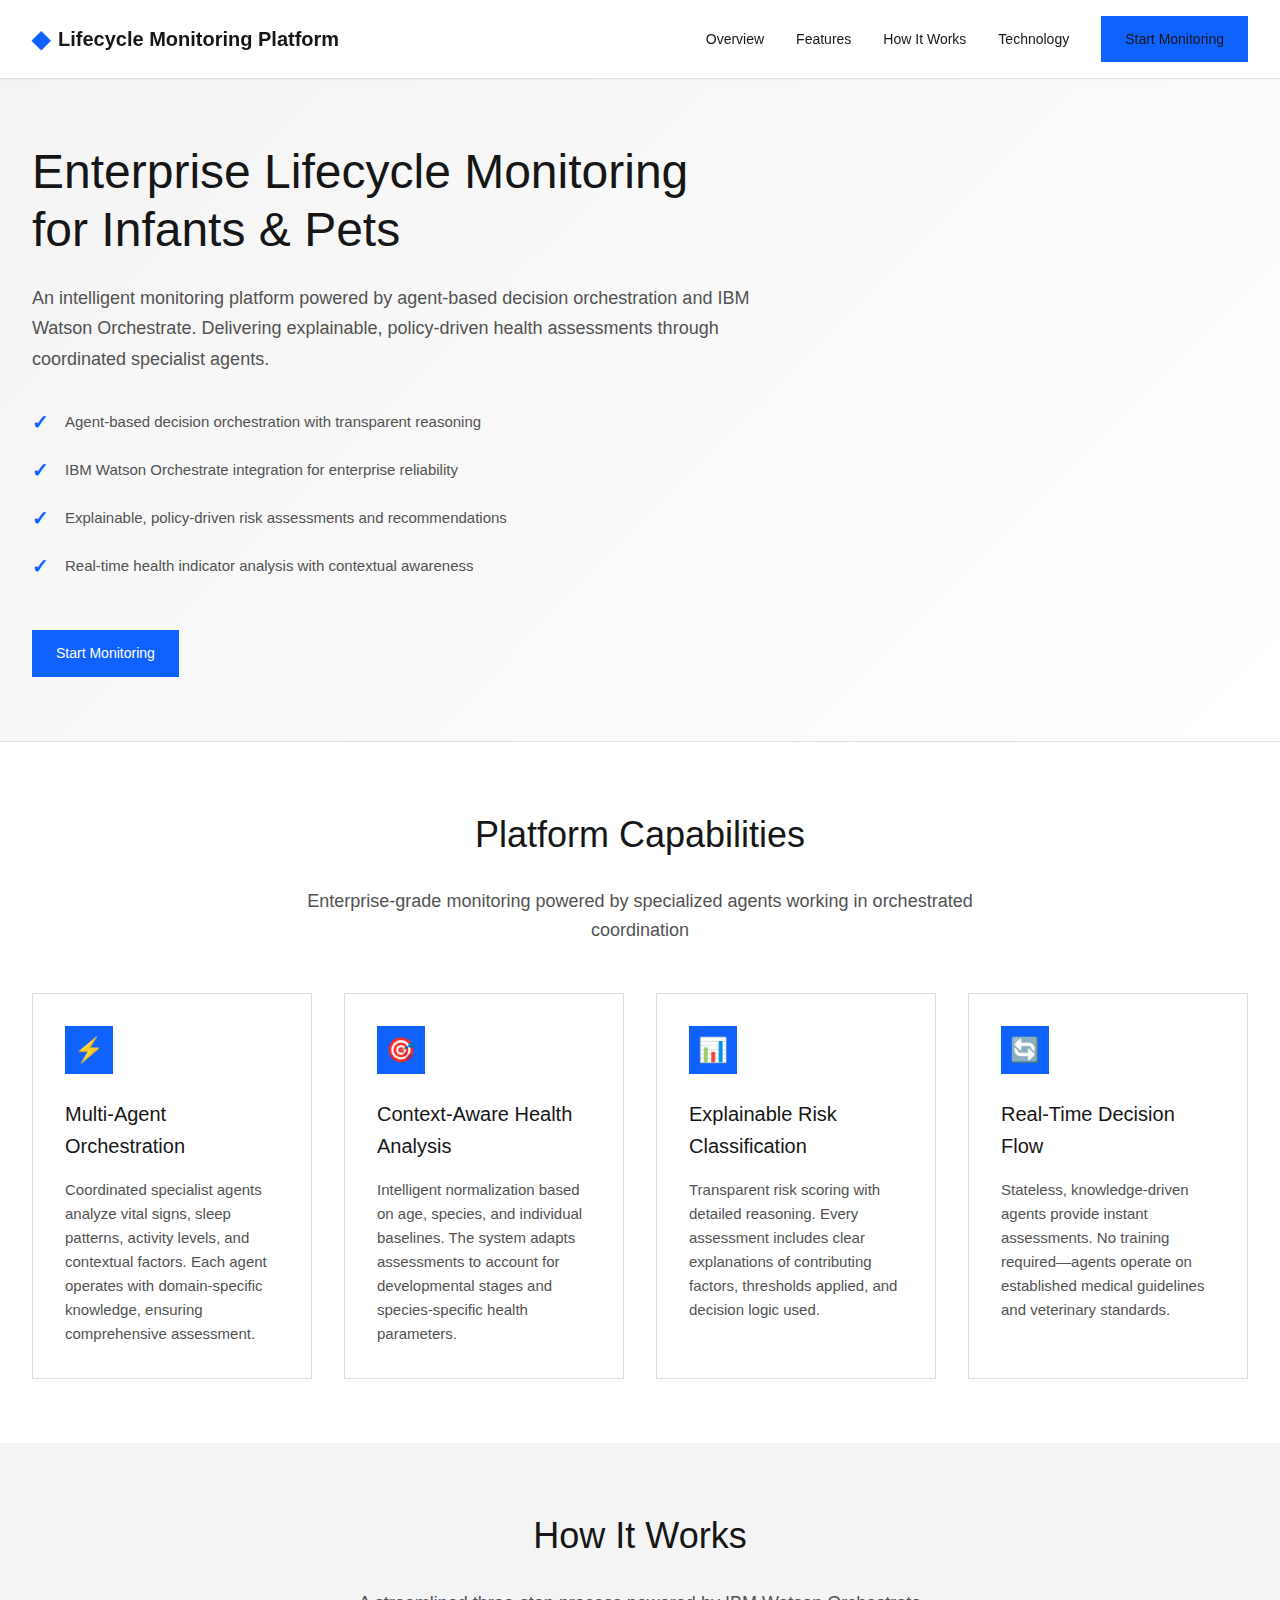
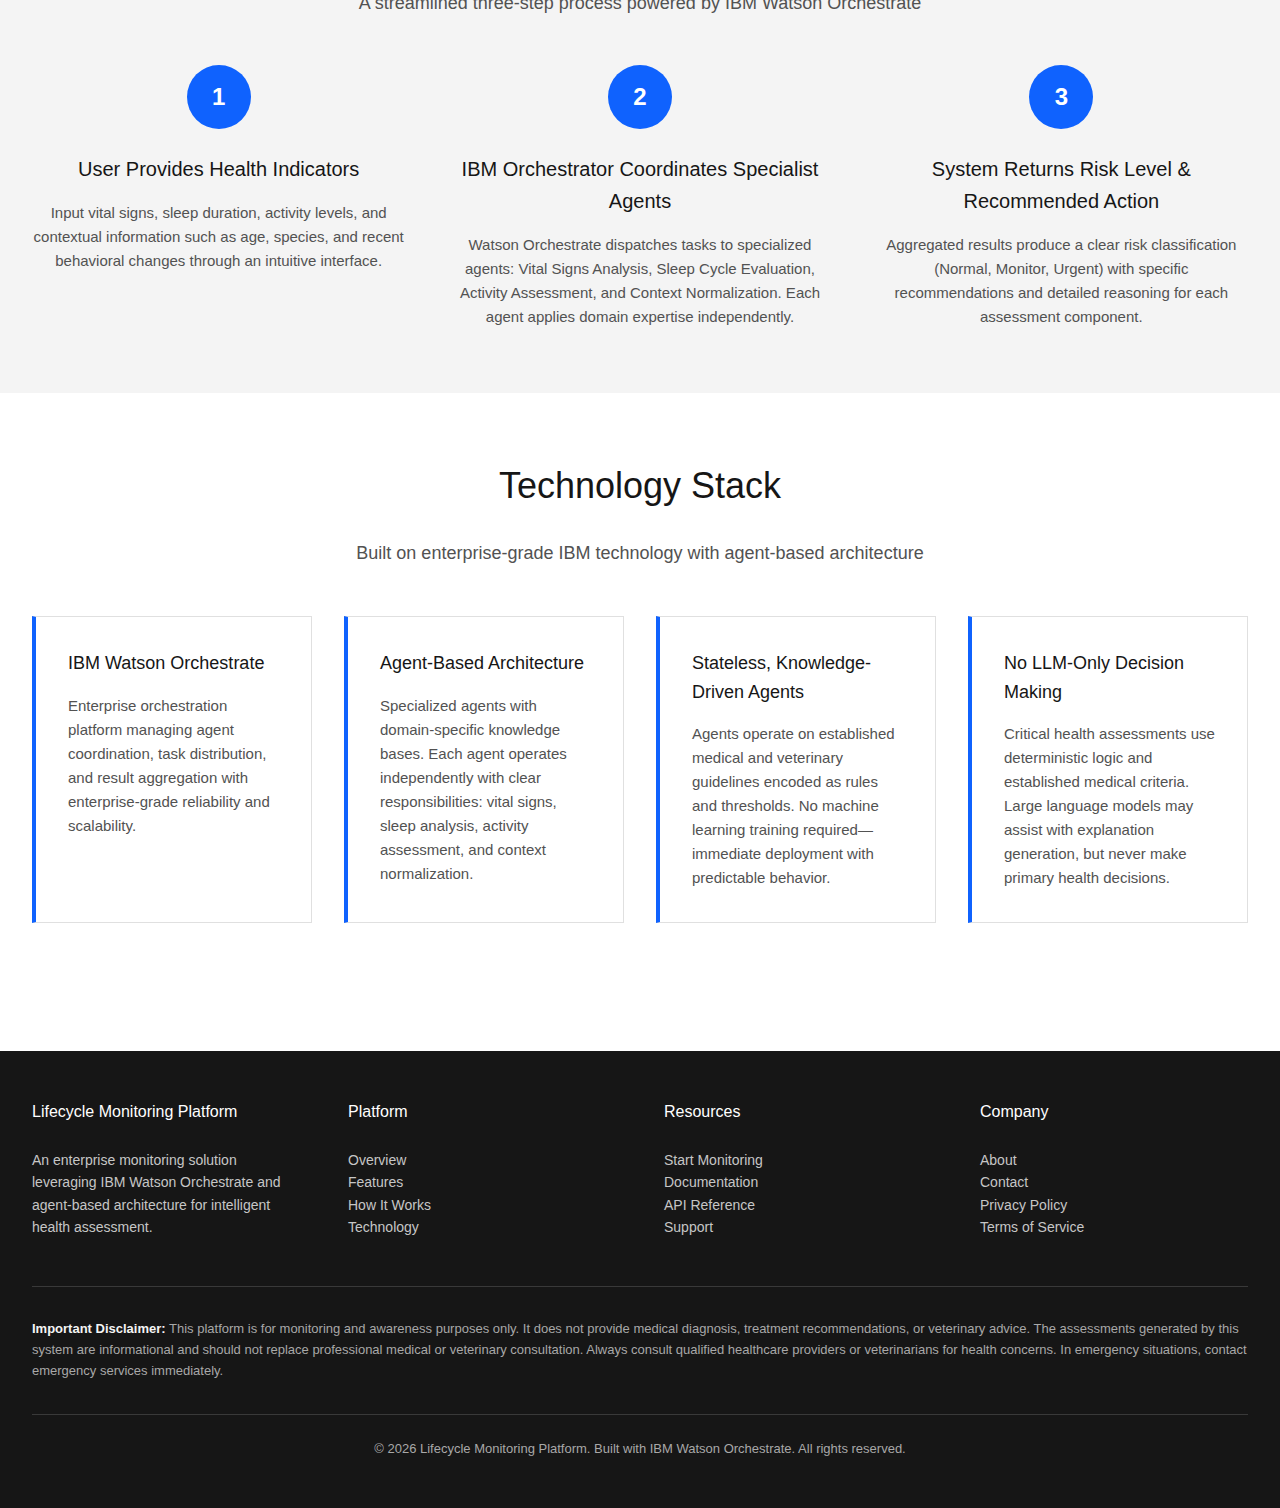
<file: index.html>
<!DOCTYPE html>
<html lang="en">
<head>
    <meta charset="UTF-8">
    <meta name="viewport" content="width=device-width, initial-scale=1.0">
    <title>Lifecycle Monitoring Platform | IBM Enterprise Solution</title>
    <style>
        /* IBM Carbon Design System Inspired Styles */
        :root {
            --primary-blue: #0f62fe;
            --primary-blue-hover: #0353e9;
            --text-primary: #161616;
            --text-secondary: #525252;
            --background: #ffffff;
            --background-alt: #f4f4f4;
            --border-subtle: #e0e0e0;
            --spacing-xs: 0.5rem;
            --spacing-sm: 1rem;
            --spacing-md: 1.5rem;
            --spacing-lg: 2rem;
            --spacing-xl: 3rem;
            --spacing-2xl: 4rem;
        }

        * {
            margin: 0;
            padding: 0;
            box-sizing: border-box;
        }

        body {
            font-family: 'IBM Plex Sans', -apple-system, BlinkMacSystemFont, 'Segoe UI', Roboto, 'Helvetica Neue', Arial, sans-serif;
            color: var(--text-primary);
            background-color: var(--background);
            line-height: 1.6;
        }

        /* Navigation */
        .navbar {
            background-color: var(--background);
            border-bottom: 1px solid var(--border-subtle);
            padding: var(--spacing-sm) 0;
            position: sticky;
            top: 0;
            z-index: 1000;
            box-shadow: 0 1px 2px rgba(0, 0, 0, 0.05);
        }

        .nav-container {
            max-width: 1280px;
            margin: 0 auto;
            padding: 0 var(--spacing-lg);
            display: flex;
            justify-content: space-between;
            align-items: center;
        }

        .logo {
            font-size: 1.25rem;
            font-weight: 600;
            color: var(--text-primary);
            text-decoration: none;
            display: flex;
            align-items: center;
            gap: var(--spacing-xs);
        }

        .logo::before {
            content: "◆";
            color: var(--primary-blue);
            font-size: 1.5rem;
        }

        .nav-links {
            display: flex;
            gap: var(--spacing-lg);
            list-style: none;
            align-items: center;
        }

        .nav-links a {
            color: var(--text-primary);
            text-decoration: none;
            font-size: 0.875rem;
            font-weight: 400;
            transition: color 0.2s ease;
        }

        .nav-links a:hover {
            color: var(--primary-blue);
        }

        .btn-primary {
            background-color: var(--primary-blue);
            color: white;
            padding: 0.75rem 1.5rem;
            border: none;
            border-radius: 0;
            font-size: 0.875rem;
            font-weight: 500;
            cursor: pointer;
            text-decoration: none;
            display: inline-block;
            transition: background-color 0.2s ease;
        }

        .btn-primary:hover {
            background-color: var(--primary-blue-hover);
        }

        /* Hero Section */
        .hero {
            background: linear-gradient(135deg, #f4f4f4 0%, #ffffff 100%);
            padding: var(--spacing-2xl) var(--spacing-lg);
            border-bottom: 1px solid var(--border-subtle);
        }

        .hero-container {
            max-width: 1280px;
            margin: 0 auto;
            display: grid;
            grid-template-columns: 1fr;
            gap: var(--spacing-xl);
            align-items: center;
        }

        .hero-content {
            max-width: 720px;
        }

        .hero h1 {
            font-size: 3rem;
            font-weight: 300;
            line-height: 1.2;
            margin-bottom: var(--spacing-md);
            color: var(--text-primary);
        }

        .hero-description {
            font-size: 1.125rem;
            color: var(--text-secondary);
            margin-bottom: var(--spacing-lg);
            line-height: 1.7;
        }

        .hero-features {
            display: flex;
            flex-direction: column;
            gap: var(--spacing-sm);
            margin-bottom: var(--spacing-xl);
        }

        .hero-feature-item {
            display: flex;
            align-items: center;
            gap: var(--spacing-sm);
            color: var(--text-secondary);
            font-size: 0.9375rem;
        }

        .hero-feature-item::before {
            content: "✓";
            color: var(--primary-blue);
            font-weight: bold;
            font-size: 1.25rem;
        }

        /* Section Styles */
        .section {
            padding: var(--spacing-2xl) var(--spacing-lg);
            max-width: 1280px;
            margin: 0 auto;
        }

        .section-header {
            text-align: center;
            margin-bottom: var(--spacing-xl);
        }

        .section-title {
            font-size: 2.25rem;
            font-weight: 300;
            margin-bottom: var(--spacing-md);
            color: var(--text-primary);
        }

        .section-subtitle {
            font-size: 1.125rem;
            color: var(--text-secondary);
            max-width: 720px;
            margin: 0 auto;
        }

        /* Feature Grid */
        .feature-grid {
            display: grid;
            grid-template-columns: repeat(auto-fit, minmax(280px, 1fr));
            gap: var(--spacing-lg);
            margin-top: var(--spacing-xl);
        }

        .feature-card {
            background-color: var(--background);
            border: 1px solid var(--border-subtle);
            padding: var(--spacing-lg);
            transition: box-shadow 0.2s ease, transform 0.2s ease;
        }

        .feature-card:hover {
            box-shadow: 0 4px 12px rgba(0, 0, 0, 0.1);
            transform: translateY(-2px);
        }

        .feature-icon {
            width: 48px;
            height: 48px;
            background-color: var(--primary-blue);
            color: white;
            display: flex;
            align-items: center;
            justify-content: center;
            font-size: 1.5rem;
            margin-bottom: var(--spacing-md);
        }

        .feature-title {
            font-size: 1.25rem;
            font-weight: 500;
            margin-bottom: var(--spacing-sm);
            color: var(--text-primary);
        }

        .feature-description {
            font-size: 0.9375rem;
            color: var(--text-secondary);
            line-height: 1.6;
        }

        /* How It Works */
        .how-it-works {
            background-color: var(--background-alt);
        }

        .steps-container {
            display: grid;
            grid-template-columns: repeat(auto-fit, minmax(300px, 1fr));
            gap: var(--spacing-xl);
            margin-top: var(--spacing-xl);
        }

        .step {
            text-align: center;
            position: relative;
        }

        .step-number {
            width: 64px;
            height: 64px;
            background-color: var(--primary-blue);
            color: white;
            border-radius: 50%;
            display: flex;
            align-items: center;
            justify-content: center;
            font-size: 1.5rem;
            font-weight: 600;
            margin: 0 auto var(--spacing-md);
        }

        .step-title {
            font-size: 1.25rem;
            font-weight: 500;
            margin-bottom: var(--spacing-sm);
            color: var(--text-primary);
        }

        .step-description {
            font-size: 0.9375rem;
            color: var(--text-secondary);
            line-height: 1.6;
        }

        /* Technology Section */
        .technology-grid {
            display: grid;
            grid-template-columns: repeat(auto-fit, minmax(250px, 1fr));
            gap: var(--spacing-lg);
            margin-top: var(--spacing-xl);
        }

        .tech-item {
            background-color: var(--background);
            border-left: 4px solid var(--primary-blue);
            padding: var(--spacing-lg);
            border: 1px solid var(--border-subtle);
            border-left: 4px solid var(--primary-blue);
        }

        .tech-title {
            font-size: 1.125rem;
            font-weight: 500;
            margin-bottom: var(--spacing-sm);
            color: var(--text-primary);
        }

        .tech-description {
            font-size: 0.9375rem;
            color: var(--text-secondary);
            line-height: 1.6;
        }

        /* Footer */
        .footer {
            background-color: var(--text-primary);
            color: #f4f4f4;
            padding: var(--spacing-xl) var(--spacing-lg);
            margin-top: var(--spacing-2xl);
        }

        .footer-container {
            max-width: 1280px;
            margin: 0 auto;
        }

        .footer-content {
            display: grid;
            grid-template-columns: repeat(auto-fit, minmax(250px, 1fr));
            gap: var(--spacing-xl);
            margin-bottom: var(--spacing-xl);
        }

        .footer-section h3 {
            font-size: 1rem;
            font-weight: 500;
            margin-bottom: var(--spacing-md);
            color: white;
        }

        .footer-section p,
        .footer-section a {
            font-size: 0.875rem;
            color: #c6c6c6;
            line-height: 1.6;
            text-decoration: none;
        }

        .footer-section a:hover {
            color: white;
        }

        .disclaimer {
            border-top: 1px solid #393939;
            padding-top: var(--spacing-lg);
            font-size: 0.8125rem;
            color: #a8a8a8;
            line-height: 1.6;
        }

        .disclaimer strong {
            color: #f4f4f4;
        }

        .footer-bottom {
            border-top: 1px solid #393939;
            padding-top: var(--spacing-md);
            margin-top: var(--spacing-lg);
            text-align: center;
            font-size: 0.8125rem;
            color: #a8a8a8;
        }

        /* Responsive Design */
        @media (max-width: 768px) {
            .nav-links {
                gap: var(--spacing-sm);
            }

            .hero h1 {
                font-size: 2rem;
            }

            .section-title {
                font-size: 1.75rem;
            }

            .feature-grid,
            .steps-container,
            .technology-grid {
                grid-template-columns: 1fr;
            }
        }
    </style>
</head>
<body>
    <!-- Navigation Bar -->
    <nav class="navbar">
        <div class="nav-container">
            <a href="#" class="logo">Lifecycle Monitoring Platform</a>
            <ul class="nav-links">
                <li><a href="#overview">Overview</a></li>
                <li><a href="#features">Features</a></li>
                <li><a href="#how-it-works">How It Works</a></li>
                <li><a href="#technology">Technology</a></li>
                <li><a href="monitor.html" class="btn-primary">Start Monitoring</a></li>
            </ul>
        </div>
    </nav>

    <!-- Hero Section -->
    <section class="hero" id="overview">
        <div class="hero-container">
            <div class="hero-content">
                <h1>Enterprise Lifecycle Monitoring for Infants & Pets</h1>
                <p class="hero-description">
                    An intelligent monitoring platform powered by agent-based decision orchestration and IBM Watson Orchestrate. 
                    Delivering explainable, policy-driven health assessments through coordinated specialist agents.
                </p>
                <div class="hero-features">
                    <div class="hero-feature-item">Agent-based decision orchestration with transparent reasoning</div>
                    <div class="hero-feature-item">IBM Watson Orchestrate integration for enterprise reliability</div>
                    <div class="hero-feature-item">Explainable, policy-driven risk assessments and recommendations</div>
                    <div class="hero-feature-item">Real-time health indicator analysis with contextual awareness</div>
                </div>
                <a href="monitor.html" class="btn-primary">Start Monitoring</a>
            </div>
        </div>
    </section>

    <!-- Features Section -->
    <section class="section" id="features">
        <div class="section-header">
            <h2 class="section-title">Platform Capabilities</h2>
            <p class="section-subtitle">
                Enterprise-grade monitoring powered by specialized agents working in orchestrated coordination
            </p>
        </div>
        <div class="feature-grid">
            <div class="feature-card">
                <div class="feature-icon">⚡</div>
                <h3 class="feature-title">Multi-Agent Orchestration</h3>
                <p class="feature-description">
                    Coordinated specialist agents analyze vital signs, sleep patterns, activity levels, and contextual factors. 
                    Each agent operates with domain-specific knowledge, ensuring comprehensive assessment.
                </p>
            </div>
            <div class="feature-card">
                <div class="feature-icon">🎯</div>
                <h3 class="feature-title">Context-Aware Health Analysis</h3>
                <p class="feature-description">
                    Intelligent normalization based on age, species, and individual baselines. The system adapts assessments 
                    to account for developmental stages and species-specific health parameters.
                </p>
            </div>
            <div class="feature-card">
                <div class="feature-icon">📊</div>
                <h3 class="feature-title">Explainable Risk Classification</h3>
                <p class="feature-description">
                    Transparent risk scoring with detailed reasoning. Every assessment includes clear explanations of 
                    contributing factors, thresholds applied, and decision logic used.
                </p>
            </div>
            <div class="feature-card">
                <div class="feature-icon">🔄</div>
                <h3 class="feature-title">Real-Time Decision Flow</h3>
                <p class="feature-description">
                    Stateless, knowledge-driven agents provide instant assessments. No training required—agents operate 
                    on established medical guidelines and veterinary standards.
                </p>
            </div>
        </div>
    </section>

    <!-- How It Works Section -->
    <section class="section how-it-works" id="how-it-works">
        <div class="section-header">
            <h2 class="section-title">How It Works</h2>
            <p class="section-subtitle">
                A streamlined three-step process powered by IBM Watson Orchestrate
            </p>
        </div>
        <div class="steps-container">
            <div class="step">
                <div class="step-number">1</div>
                <h3 class="step-title">User Provides Health Indicators</h3>
                <p class="step-description">
                    Input vital signs, sleep duration, activity levels, and contextual information such as age, 
                    species, and recent behavioral changes through an intuitive interface.
                </p>
            </div>
            <div class="step">
                <div class="step-number">2</div>
                <h3 class="step-title">IBM Orchestrator Coordinates Specialist Agents</h3>
                <p class="step-description">
                    Watson Orchestrate dispatches tasks to specialized agents: Vital Signs Analysis, Sleep Cycle Evaluation, 
                    Activity Assessment, and Context Normalization. Each agent applies domain expertise independently.
                </p>
            </div>
            <div class="step">
                <div class="step-number">3</div>
                <h3 class="step-title">System Returns Risk Level & Recommended Action</h3>
                <p class="step-description">
                    Aggregated results produce a clear risk classification (Normal, Monitor, Urgent) with specific 
                    recommendations and detailed reasoning for each assessment component.
                </p>
            </div>
        </div>
    </section>

    <!-- Technology Section -->
    <section class="section" id="technology">
        <div class="section-header">
            <h2 class="section-title">Technology Stack</h2>
            <p class="section-subtitle">
                Built on enterprise-grade IBM technology with agent-based architecture
            </p>
        </div>
        <div class="technology-grid">
            <div class="tech-item">
                <h3 class="tech-title">IBM Watson Orchestrate</h3>
                <p class="tech-description">
                    Enterprise orchestration platform managing agent coordination, task distribution, and result aggregation 
                    with enterprise-grade reliability and scalability.
                </p>
            </div>
            <div class="tech-item">
                <h3 class="tech-title">Agent-Based Architecture</h3>
                <p class="tech-description">
                    Specialized agents with domain-specific knowledge bases. Each agent operates independently with clear 
                    responsibilities: vital signs, sleep analysis, activity assessment, and context normalization.
                </p>
            </div>
            <div class="tech-item">
                <h3 class="tech-title">Stateless, Knowledge-Driven Agents</h3>
                <p class="tech-description">
                    Agents operate on established medical and veterinary guidelines encoded as rules and thresholds. 
                    No machine learning training required—immediate deployment with predictable behavior.
                </p>
            </div>
            <div class="tech-item">
                <h3 class="tech-title">No LLM-Only Decision Making</h3>
                <p class="tech-description">
                    Critical health assessments use deterministic logic and established medical criteria. Large language 
                    models may assist with explanation generation, but never make primary health decisions.
                </p>
            </div>
        </div>
    </section>

    <!-- Footer -->
    <footer class="footer">
        <div class="footer-container">
            <div class="footer-content">
                <div class="footer-section">
                    <h3>Lifecycle Monitoring Platform</h3>
                    <p>
                        An enterprise monitoring solution leveraging IBM Watson Orchestrate and agent-based architecture 
                        for intelligent health assessment.
                    </p>
                </div>
                <div class="footer-section">
                    <h3>Platform</h3>
                    <p><a href="#overview">Overview</a></p>
                    <p><a href="#features">Features</a></p>
                    <p><a href="#how-it-works">How It Works</a></p>
                    <p><a href="#technology">Technology</a></p>
                </div>
                <div class="footer-section">
                    <h3>Resources</h3>
                    <p><a href="monitor.html">Start Monitoring</a></p>
                    <p><a href="#">Documentation</a></p>
                    <p><a href="#">API Reference</a></p>
                    <p><a href="#">Support</a></p>
                </div>
                <div class="footer-section">
                    <h3>Company</h3>
                    <p><a href="#">About</a></p>
                    <p><a href="#">Contact</a></p>
                    <p><a href="#">Privacy Policy</a></p>
                    <p><a href="#">Terms of Service</a></p>
                </div>
            </div>
            
            <div class="disclaimer">
                <strong>Important Disclaimer:</strong> This platform is for monitoring and awareness purposes only. 
                It does not provide medical diagnosis, treatment recommendations, or veterinary advice. The assessments 
                generated by this system are informational and should not replace professional medical or veterinary consultation. 
                Always consult qualified healthcare providers or veterinarians for health concerns. In emergency situations, 
                contact emergency services immediately.
            </div>
            
            <div class="footer-bottom">
                <p>&copy; 2026 Lifecycle Monitoring Platform. Built with IBM Watson Orchestrate. All rights reserved.</p>
            </div>
        </div>
    </footer>
</body>
</html>
</file>
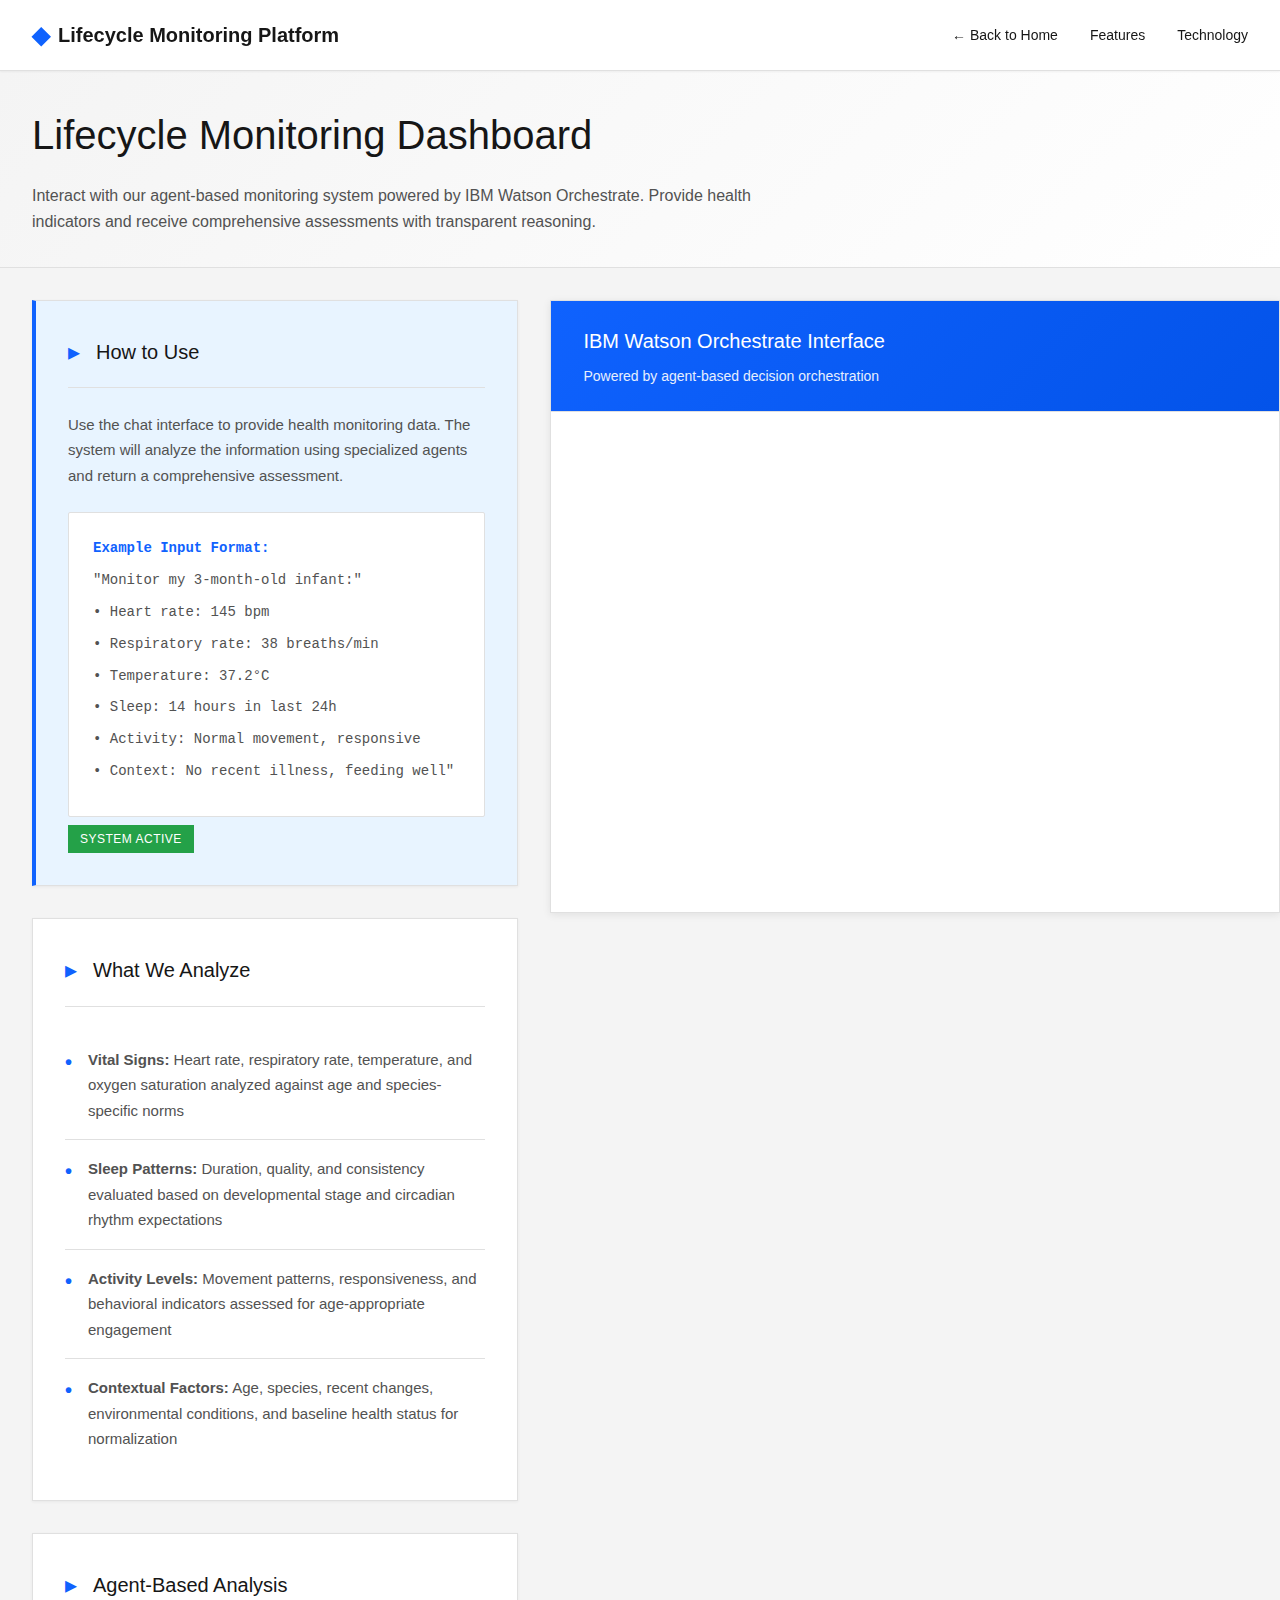
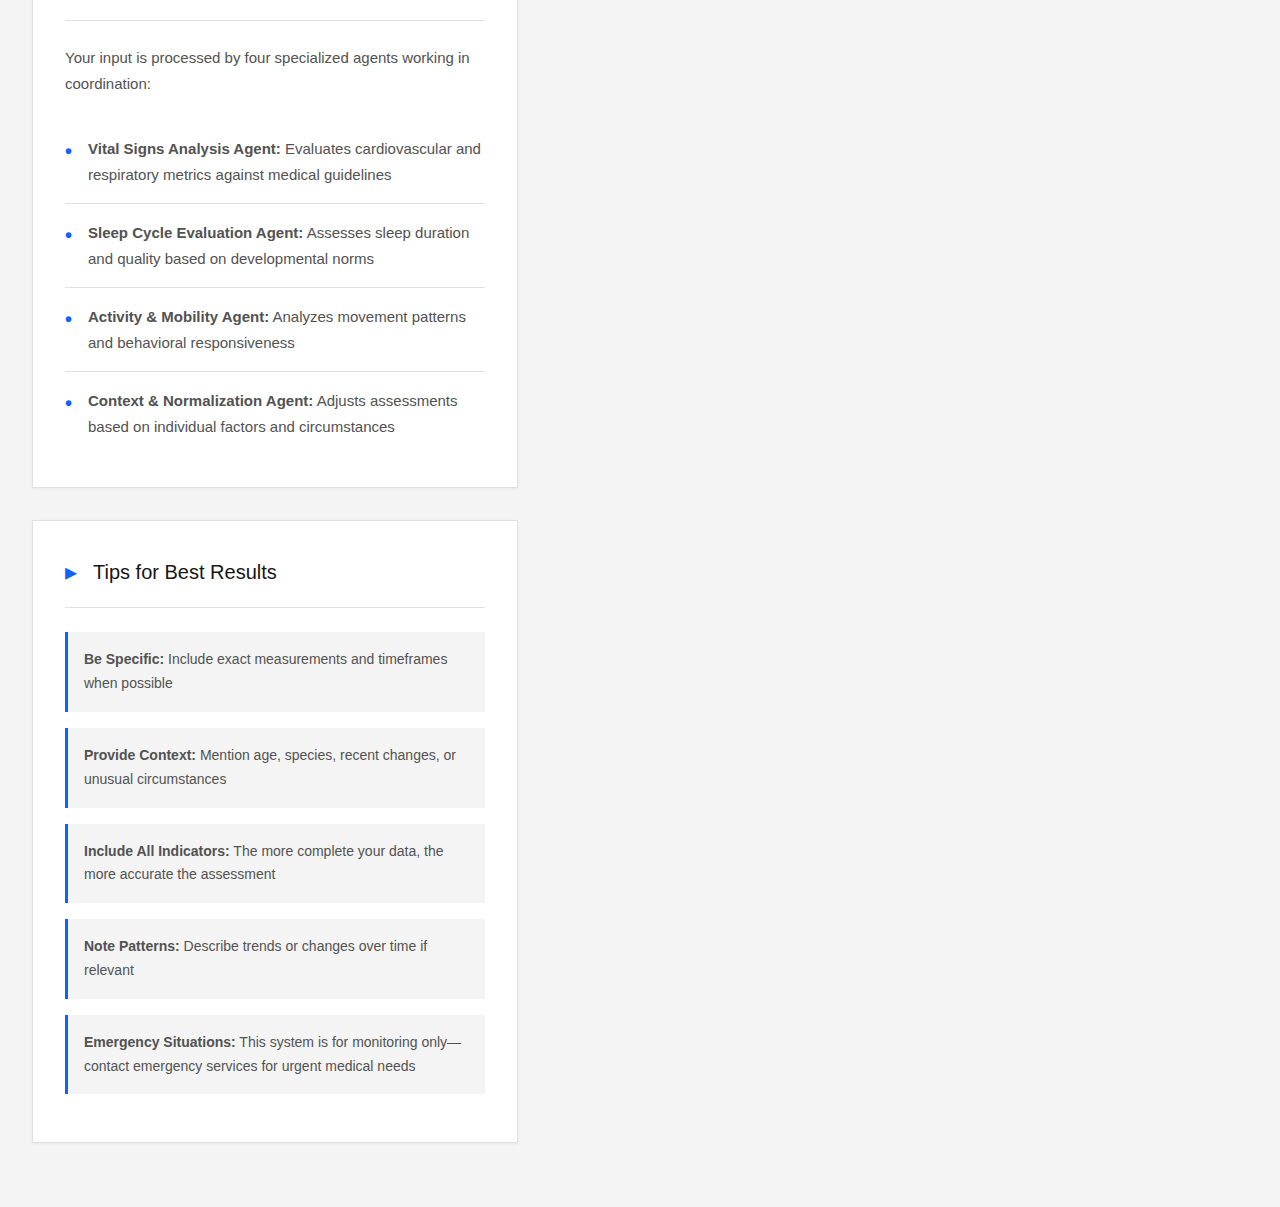
<file: monitor.html>
<!DOCTYPE html>
<html lang="en">
<head>
    <meta charset="UTF-8">
    <meta name="viewport" content="width=device-width, initial-scale=1.0">
    <title>Lifecycle Monitoring Dashboard | IBM Enterprise Solution</title>
    <link rel="stylesheet" href="monitor.css">
</head>
<body>
    <!-- Navigation Bar -->
    <nav class="navbar">
        <div class="nav-container">
            <a href="index.html" class="logo">Lifecycle Monitoring Platform</a>
            <ul class="nav-links">
                <li><a href="index.html">← Back to Home</a></li>
                <li><a href="index.html#features">Features</a></li>
                <li><a href="index.html#technology">Technology</a></li>
            </ul>
        </div>
    </nav>

    <!-- Dashboard Header -->
    <section class="dashboard-header">
        <div class="header-container">
            <h1>Lifecycle Monitoring Dashboard</h1>
            <p>
                Interact with our agent-based monitoring system powered by IBM Watson Orchestrate. 
                Provide health indicators and receive comprehensive assessments with transparent reasoning.
            </p>
        </div>
    </section>

    <!-- Main Dashboard -->
    <div class="dashboard-container">
        <!-- Left Column: Instructions and Information -->
        <div class="left-column">
            <!-- Instruction Panel -->
            <div class="card instruction-panel">
                <div class="card-header">
                    <h2 class="card-title">How to Use</h2>
                </div>
                <div class="card-content">
                    <p>Use the chat interface to provide health monitoring data. The system will analyze the information using specialized agents and return a comprehensive assessment.</p>
                    
                    <div class="example-input">
                        <strong>Example Input Format:</strong>
                        <p>"Monitor my 3-month-old infant:"</p>
                        <p>• Heart rate: 145 bpm</p>
                        <p>• Respiratory rate: 38 breaths/min</p>
                        <p>• Temperature: 37.2°C</p>
                        <p>• Sleep: 14 hours in last 24h</p>
                        <p>• Activity: Normal movement, responsive</p>
                        <p>• Context: No recent illness, feeding well"</p>
                    </div>
                    
                    <div class="status-badge">System Active</div>
                </div>
            </div>

            <!-- Data Analysis Card -->
            <div class="card">
                <div class="card-header">
                    <h2 class="card-title">What We Analyze</h2>
                </div>
                <div class="card-content">
                    <ul class="info-list">
                        <li>
                            <div>
                                <strong>Vital Signs:</strong> Heart rate, respiratory rate, temperature, and oxygen saturation analyzed against age and species-specific norms
                            </div>
                        </li>
                        <li>
                            <div>
                                <strong>Sleep Patterns:</strong> Duration, quality, and consistency evaluated based on developmental stage and circadian rhythm expectations
                            </div>
                        </li>
                        <li>
                            <div>
                                <strong>Activity Levels:</strong> Movement patterns, responsiveness, and behavioral indicators assessed for age-appropriate engagement
                            </div>
                        </li>
                        <li>
                            <div>
                                <strong>Contextual Factors:</strong> Age, species, recent changes, environmental conditions, and baseline health status for normalization
                            </div>
                        </li>
                    </ul>
                </div>
            </div>

            <!-- Agent Process Card -->
            <div class="card">
                <div class="card-header">
                    <h2 class="card-title">Agent-Based Analysis</h2>
                </div>
                <div class="card-content">
                    <p>Your input is processed by four specialized agents working in coordination:</p>
                    <ul class="info-list">
                        <li>
                            <div>
                                <strong>Vital Signs Analysis Agent:</strong> Evaluates cardiovascular and respiratory metrics against medical guidelines
                            </div>
                        </li>
                        <li>
                            <div>
                                <strong>Sleep Cycle Evaluation Agent:</strong> Assesses sleep duration and quality based on developmental norms
                            </div>
                        </li>
                        <li>
                            <div>
                                <strong>Activity & Mobility Agent:</strong> Analyzes movement patterns and behavioral responsiveness
                            </div>
                        </li>
                        <li>
                            <div>
                                <strong>Context & Normalization Agent:</strong> Adjusts assessments based on individual factors and circumstances
                            </div>
                        </li>
                    </ul>
                </div>
            </div>

            <!-- Tips Card -->
            <div class="card">
                <div class="card-header">
                    <h2 class="card-title">Tips for Best Results</h2>
                </div>
                <div class="card-content">
                    <ul class="tips-list">
                        <li><strong>Be Specific:</strong> Include exact measurements and timeframes when possible</li>
                        <li><strong>Provide Context:</strong> Mention age, species, recent changes, or unusual circumstances</li>
                        <li><strong>Include All Indicators:</strong> The more complete your data, the more accurate the assessment</li>
                        <li><strong>Note Patterns:</strong> Describe trends or changes over time if relevant</li>
                        <li><strong>Emergency Situations:</strong> This system is for monitoring only—contact emergency services for urgent medical needs</li>
                    </ul>
                </div>
            </div>
        </div>

        <!-- Right Column: Chat Interface -->
        <div class="right-column">
            <div class="chat-container">
                <div class="chat-header">
                    <h2>IBM Watson Orchestrate Interface</h2>
                    <p>Powered by agent-based decision orchestration</p>
                </div>
                <div class="chat-body">
                    <!-- Watson Orchestrate Chat will embed here -->
                    <div id="wxo-chat-root"></div>
                </div>
            </div>
        </div>
    </div>

    <!-- IBM Watson Orchestrate Integration Script -->
    <script>
      window.wxOConfiguration = {
        orchestrationID: "91cc26f3835346bba9c42a359ef2d96a_54555be1-689e-4598-a1f1-303869486394",
        hostURL: "https://us-south.watson-orchestrate.cloud.ibm.com",
                rootElementID: "wxo-chat-root",
        deploymentPlatform: "ibmcloud",
        crn: "crn:v1:bluemix:public:watsonx-orchestrate:us-south:a/91cc26f3835346bba9c42a359ef2d96a:54555be1-689e-4598-a1f1-303869486394::",
        chatOptions: {
            agentId: "8ff644b1-a367-4171-9b8d-65dc1ceea67d", 
            agentEnvironmentId: "b3f38a01-c979-4962-ab62-94014dc517a7",
        }
      };
      setTimeout(function () {
        const script = document.createElement('script');
        script.src = `${window.wxOConfiguration.hostURL}/wxochat/wxoLoader.js?embed=true`;
        script.addEventListener('load', function () {
            wxoLoader.init();
        });
        document.head.appendChild(script);
      }, 0);                     
    </script>
</body>
</html>
</file>
<file: monitor.css>
/* IBM Carbon Design System Inspired Styles */
:root {
    --primary-blue: #0f62fe;
    --primary-blue-hover: #0353e9;
    --text-primary: #161616;
    --text-secondary: #525252;
    --background: #ffffff;
    --background-alt: #f4f4f4;
    --border-subtle: #e0e0e0;
    --spacing-xs: 0.5rem;
    --spacing-sm: 1rem;
    --spacing-md: 1.5rem;
    --spacing-lg: 2rem;
    --spacing-xl: 3rem;
    --spacing-2xl: 4rem;
}

* {
    margin: 0;
    padding: 0;
    box-sizing: border-box;
}

html {
    margin: 0 !important;
    padding: 0 !important;
}

body {
    margin: 0 !important;
    padding: 0 !important;
    font-family: 'IBM Plex Sans', -apple-system, BlinkMacSystemFont, 'Segoe UI', Roboto, 'Helvetica Neue', Arial, sans-serif;
    color: var(--text-primary);
    background-color: var(--background-alt);
    line-height: 1.6;
}

/* Navigation */
.navbar {
    background-color: var(--background);
    border-bottom: 1px solid var(--border-subtle);
    padding: var(--spacing-sm) 0;
    position: sticky;
    top: 0;
    z-index: 1000;
    box-shadow: 0 1px 2px rgba(0, 0, 0, 0.05);
}

.nav-container {
    max-width: 1440px;
    margin: 0 auto;
    padding: 0 var(--spacing-lg);
    display: flex;
    justify-content: space-between;
    align-items: center;
}

.logo {
    font-size: 1.25rem;
    font-weight: 600;
    color: var(--text-primary);
    text-decoration: none;
    display: flex;
    align-items: center;
    gap: var(--spacing-xs);
}

.logo::before {
    content: "◆";
    color: var(--primary-blue);
    font-size: 1.5rem;
}

.nav-links {
    display: flex;
    gap: var(--spacing-lg);
    list-style: none;
    align-items: center;
}

.nav-links a {
    color: var(--text-primary);
    text-decoration: none;
    font-size: 0.875rem;
    font-weight: 400;
    transition: color 0.2s ease;
}

.nav-links a:hover {
    color: var(--primary-blue);
}

.btn-secondary {
    background-color: transparent;
    color: var(--primary-blue);
    padding: 0.75rem 1.5rem;
    border: 1px solid var(--primary-blue);
    border-radius: 0;
    font-size: 0.875rem;
    font-weight: 500;
    cursor: pointer;
    text-decoration: none;
    display: inline-block;
    transition: background-color 0.2s ease, color 0.2s ease;
}

.btn-secondary:hover {
    background-color: var(--primary-blue);
    color: white;
}

/* Header Section */
.dashboard-header {
    background: linear-gradient(135deg, #f4f4f4 0%, #ffffff 100%);
    padding: var(--spacing-lg) var(--spacing-lg);
    border-bottom: 1px solid var(--border-subtle);
}

.header-container {
    max-width: 1440px;
    margin: 0 auto;
}

.dashboard-header h1 {
    font-size: 2.5rem;
    font-weight: 300;
    color: var(--text-primary);
    margin-bottom: var(--spacing-sm);
}

.dashboard-header p {
    font-size: 1rem;
    color: var(--text-secondary);
    max-width: 720px;
}

/* Main Dashboard Layout */
.dashboard-container {
    max-width: 1440px;
    margin: 0 auto;
    padding: var(--spacing-lg);
    display: grid;
    grid-template-columns: 40% 60%;
    gap: var(--spacing-lg);
    align-items: start;
}

/* Card Styles */
.card {
    background-color: var(--background);
    border: 1px solid var(--border-subtle);
    padding: var(--spacing-lg);
    margin-bottom: var(--spacing-lg);
    box-shadow: 0 1px 3px rgba(0, 0, 0, 0.05);
}

.card-header {
    border-bottom: 1px solid var(--border-subtle);
    padding-bottom: var(--spacing-sm);
    margin-bottom: var(--spacing-md);
}

.card-title {
    font-size: 1.25rem;
    font-weight: 500;
    color: var(--text-primary);
    display: flex;
    align-items: center;
    gap: var(--spacing-sm);
}

.card-title::before {
    content: "▸";
    color: var(--primary-blue);
    font-size: 1.5rem;
}

.card-content {
    font-size: 0.9375rem;
    color: var(--text-secondary);
    line-height: 1.7;
}

/* Left Column */
.left-column {
    display: flex;
    flex-direction: column;
}

/* Instruction Panel */
.instruction-panel {
    background-color: #e8f4ff;
    border-left: 4px solid var(--primary-blue);
}

.example-input {
    background-color: var(--background);
    border: 1px solid var(--border-subtle);
    padding: var(--spacing-md);
    margin-top: var(--spacing-md);
    font-family: 'Courier New', monospace;
    font-size: 0.875rem;
    color: var(--text-primary);
    border-radius: 2px;
}

.example-input strong {
    color: var(--primary-blue);
    display: block;
    margin-bottom: var(--spacing-xs);
}

.example-input p {
    margin: var(--spacing-xs) 0;
    color: var(--text-secondary);
}

/* Info Cards */
.info-list {
    list-style: none;
    margin-top: var(--spacing-md);
}

.info-list li {
    padding: var(--spacing-sm) 0;
    border-bottom: 1px solid var(--border-subtle);
    display: flex;
    align-items: flex-start;
    gap: var(--spacing-sm);
}

.info-list li:last-child {
    border-bottom: none;
}

.info-list li::before {
    content: "•";
    color: var(--primary-blue);
    font-weight: bold;
    font-size: 1.25rem;
    line-height: 1.5;
}

.tips-list {
    list-style: none;
    margin-top: var(--spacing-md);
}

.tips-list li {
    padding: var(--spacing-sm);
    margin-bottom: var(--spacing-sm);
    background-color: var(--background-alt);
    border-left: 3px solid var(--primary-blue);
    font-size: 0.875rem;
}

/* Right Column - Chat Container */
.right-column {
    position: sticky;
    top: calc(var(--spacing-lg) + 60px);
}

.chat-container {
    background-color: var(--background);
    border: 1px solid var(--border-subtle);
    box-shadow: 0 2px 8px rgba(0, 0, 0, 0.08);
    min-height: 600px;
    display: flex;
    flex-direction: column;
}

.chat-header {
    background: linear-gradient(135deg, var(--primary-blue) 0%, #0353e9 100%);
    color: white;
    padding: var(--spacing-md) var(--spacing-lg);
    border-bottom: 1px solid var(--border-subtle);
}

.chat-header h2 {
    font-size: 1.25rem;
    font-weight: 500;
    margin-bottom: var(--spacing-xs);
}

.chat-header p {
    font-size: 0.875rem;
    opacity: 0.9;
}

.chat-body {
    flex: 1;
    padding: 0;
    background-color: var(--background);
    min-height: 500px;
    display: flex;
    flex-direction: column;
}

#wxo-chat-root {
    width: 100%;
    height: 100%;
    min-height: 500px;
    flex: 1;
}

/* Watson Orchestrate chat embed: render inline (no floating popup) */
#wxo-chat-root,
#wxo-chat-root > * {
    max-width: 100%;
}

/* The embedded app ships Carbon layout padding; remove it to avoid blank space */
#wxo-chat-root .cds--content,
#wxo-chat-root main.cds--content,
#wxo-chat-root .app__main-content-wrapper {
    padding: 0 !important;
    margin: 0 !important;
    min-height: 100% !important;
}

/* Disable the floating container so the chat sits inside our panel */
#wxo-chat-root .wxo-float-container {
    position: static !important;
    inset: auto !important;
    width: 100% !important;
    height: 100% !important;
    background: transparent !important;
}

#wxo-chat-root .wxo-float {
    position: static !important;
    width: 100% !important;
    height: 100% !important;
    max-width: none !important;
    max-height: none !important;
    border-radius: 0 !important;
    box-shadow: none !important;
    border: none !important;
}

/* We already show a page header; hide the widget's popup header controls */
#wxo-chat-root .wxo-float-header {
    display: none !important;
}

#wxo-chat-root .wxo-float-body,
#wxo-chat-root .wxoLiteWrapper,
#wxo-chat-root .WxOChatMessageWrapper__container {
    height: 100% !important;
}

#wxo-chat-root .wxo-float-body {
    display: flex !important;
    flex-direction: column !important;
    min-height: 100% !important;
}

#wxo-chat-root .wxoLiteWrapper {
    background: transparent !important;
}

/* Ensure message area scrolls and composer stays pinned to bottom */
#wxo-chat-root .messages-component {
    flex: 1 !important;
    min-height: 0 !important;
}

#wxo-chat-root .messageContent {
    max-height: 100% !important;
    overflow: auto !important;
}

#wxo-chat-root .chat-bar-container {
    margin-top: auto !important;
}

/* Status Badge */
.status-badge {
    display: inline-block;
    padding: 0.25rem 0.75rem;
    background-color: #24a148;
    color: white;
    font-size: 0.75rem;
    font-weight: 500;
    text-transform: uppercase;
    letter-spacing: 0.5px;
    margin-top: var(--spacing-xs);
}

/* Responsive Design */
@media (max-width: 1024px) {
    .dashboard-container {
        grid-template-columns: 1fr;
    }

    .right-column {
        position: static;
    }

    .chat-container {
        min-height: 500px;
    }
}

@media (max-width: 768px) {
    .dashboard-header h1 {
        font-size: 2rem;
    }

    .nav-links {
        gap: var(--spacing-sm);
    }

    .card {
        padding: var(--spacing-md);
    }
}
</file>
